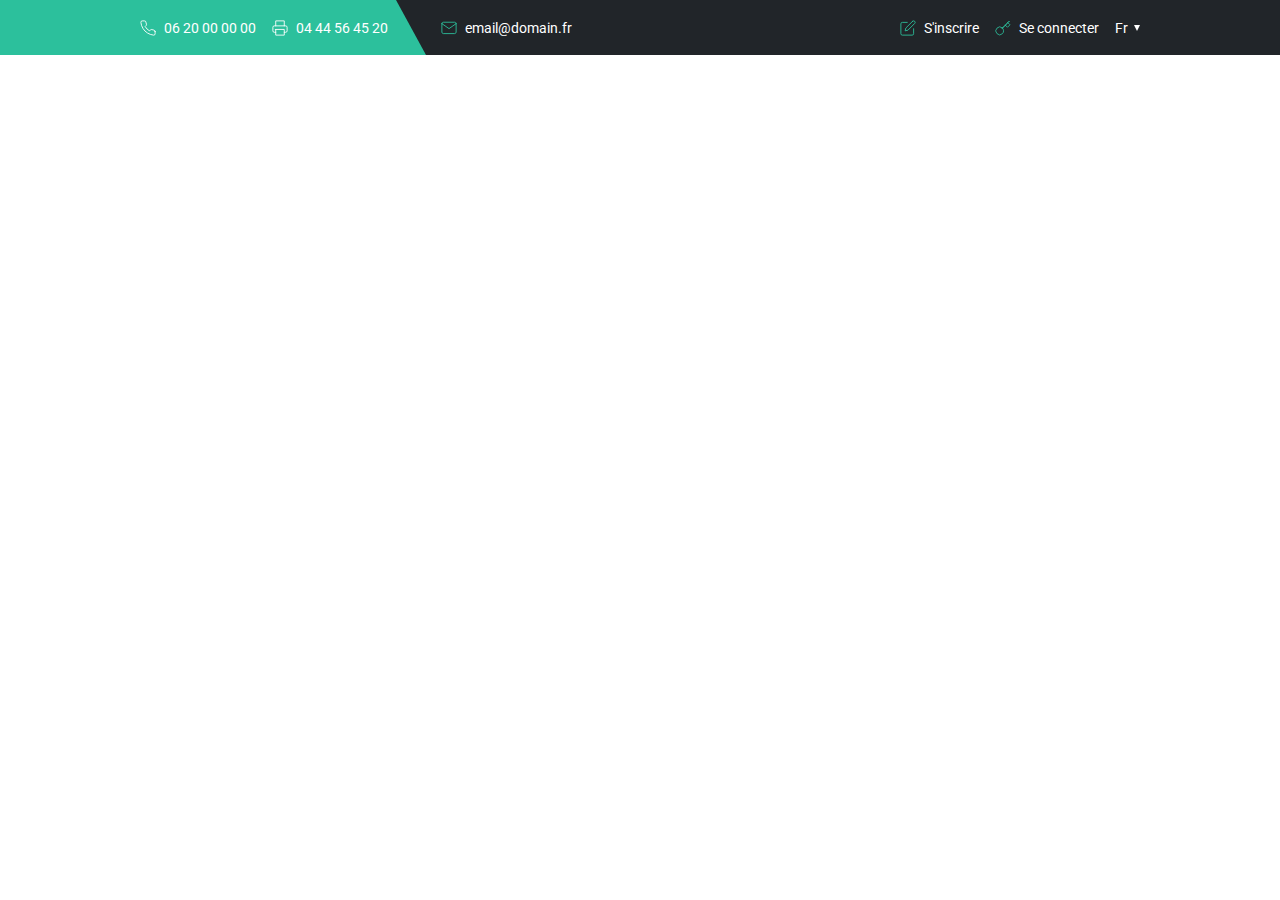
<file: Mini TP Topbar/index.html>
<!DOCTYPE html>
<html lang="en">
<head>
    <meta charset="UTF-8">
    <meta name="viewport" content="width=device-width, initial-scale=1.0">
    <title>Tutoriel Topbar</title>
    <link rel="stylesheet" href="reset.css">
    <link rel="preconnect" href="https://fonts.gstatic.com">
    <link href="https://fonts.googleapis.com/css2?family=Roboto&display=swap" rel="stylesheet"> 
    <link rel="stylesheet" href="main.css">
</head>
<body>
    <nav class="topbar">
        <div class="topbar_container">
            <ul class="topbar_infos">
                <li>
                    <svg class="icon">
                        <use xlink:href="img/sprite.svg#phone"></use>
                    </svg>06 20 00 00 00</li>
                <li>
                    <svg class="icon">
                        <use xlink:href="img/sprite.svg#print"></use>
                    </svg>04 44 56 45 20</li>
                <li>
                    <svg class="icon">
                        <use xlink:href="img/sprite.svg#mail"></use>
                    </svg>email@domain.fr</li>
            </ul>
            <ul class="topbar_links">
                <li><a href="#">
                    <svg class="icon">
                        <use xlink:href="img/sprite.svg#edit"></use>
                    </svg>S'inscrire</a></li>
                <li><a href="#">
                    <svg class="icon">
                        <use xlink:href="img/sprite.svg#key"></use>
                    </svg>Se connecter</a></li>
                <li class="topbar_lang"><a href="#">Fr</a></li>
            </ul>
        </div>
    </nav>
</body>
</html>
</file>
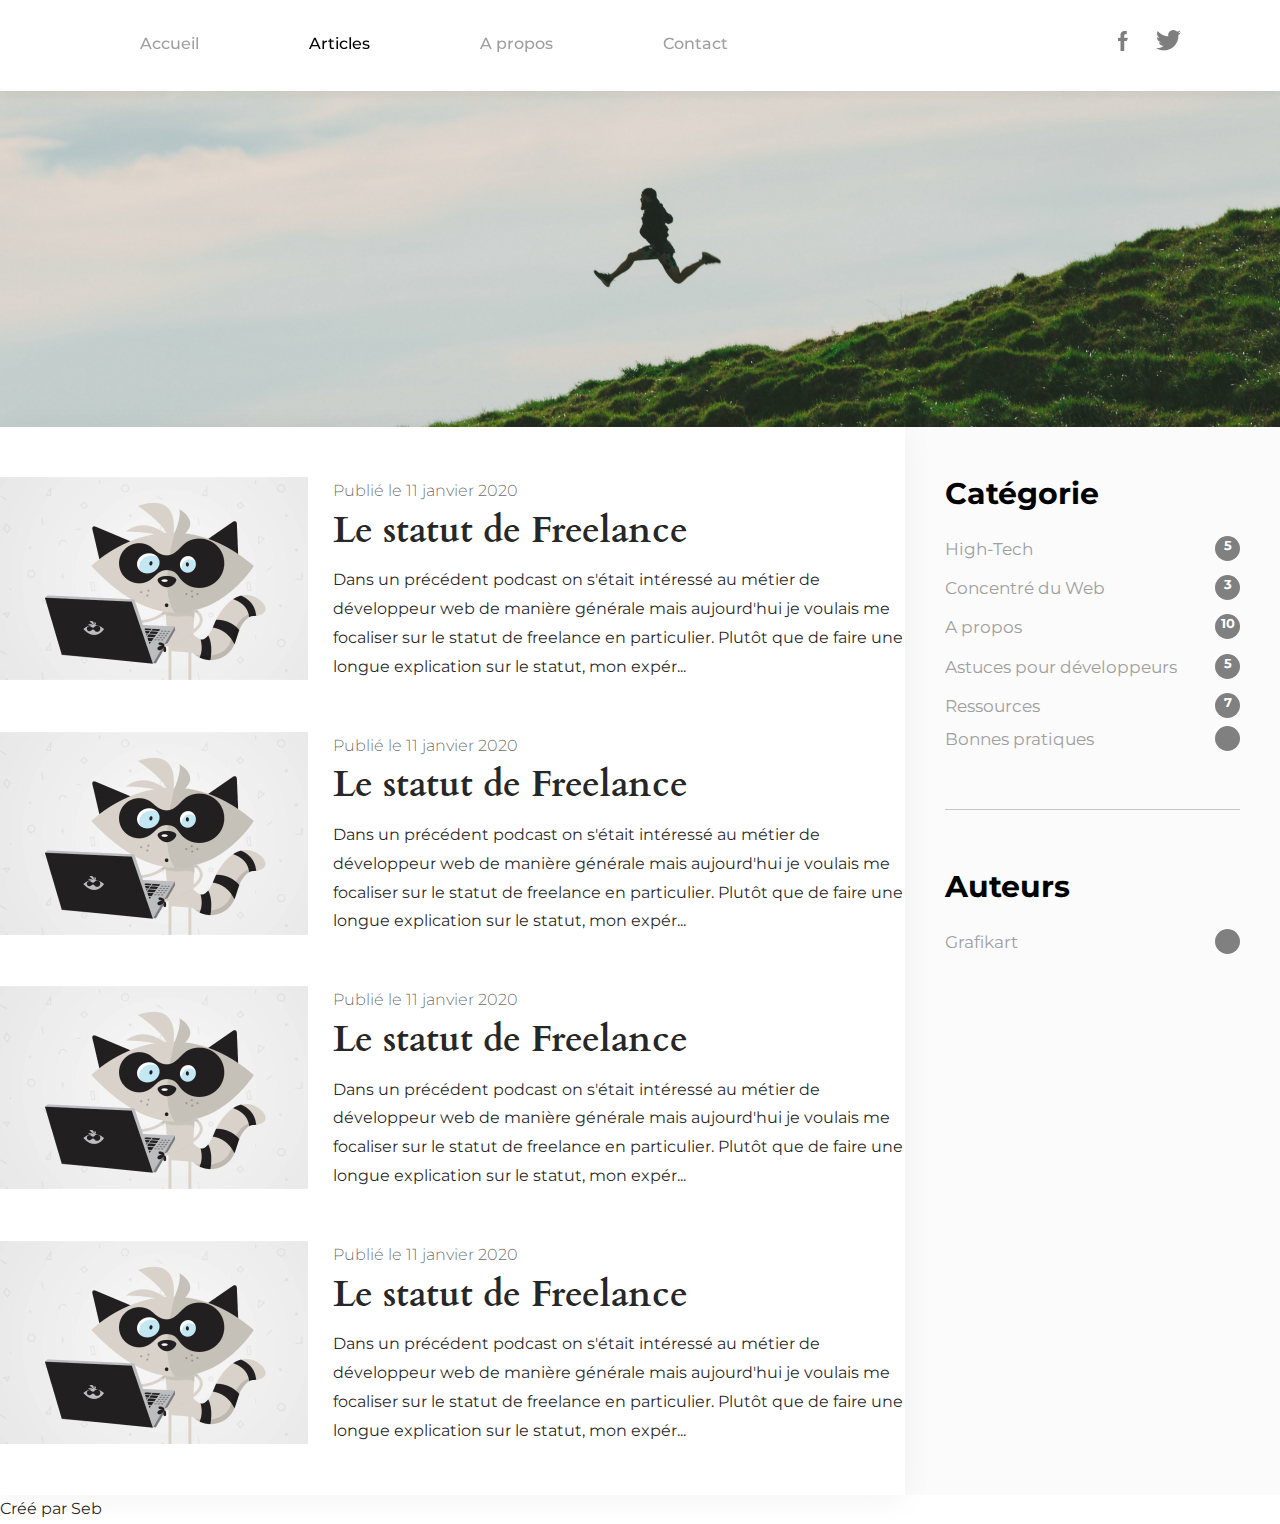
<file: TP création de blog/index.html>
<!DOCTYPE html>
<html lang="en">
<head>
    <meta charset="UTF-8">
    <meta name="viewport" content="width=device-width, initial-scale=1.0">
    <title>Mon Blog</title>
    <link rel="stylesheet" href="style.css">
    <link rel="preconnect" href="https://fonts.gstatic.com">
    <link href="https://fonts.googleapis.com/css2?family=Cardo:wght@700&family=Montserrat:wght@400;700&display=swap" rel="stylesheet"> 
</head>
<body>
    <header class="topbar">
        <nav>
            <a href="index.html">Accueil</a>
            <a href="articles.html" class="active">Articles</a>
            <a href="apropos.html">A propos</a>
            <a href="contact.html">Contact</a>
        </nav>
        <div class="social">
            <a href="#" title="Facebook"><img src="images/facebook.png" title="Facebook" alt="Facebook"></a>
            <a href="#" title="Twitter"><img src="images/twitter.png" title="Twitter" alt="Twitter"></a>
        </div>
    </header>
    <div class="banniere">
 <!--     <img src="images/header.jpg" alt="bannière">-->
    </div>
    <div class="body">
    <main class="main">
        <div class="container">
            <article class="article">
                <a href="article.html" class="article-img"><img src="images/article.jpg" alt="article"></a>
                <div class="article-date">Publié le 11 janvier 2020</div>
                <h2 class="article-title"><a href="article.html">Le statut de Freelance</a></h2>
                <p>Dans un précédent podcast on s'était intéressé au métier de développeur web de manière générale mais aujourd'hui je voulais me focaliser sur le statut de freelance en particulier. Plutôt que de faire une longue explication sur le statut, mon expér...</p>
            </article>
            <article class="article">
                <a href="article.html" class="article-img"><img src="images/article.jpg" alt="article"></a>
                <div class="article-date">Publié le 11 janvier 2020</div>
                <h2 class="article-title"><a href="article.html">Le statut de Freelance</a></h2>
                <p>Dans un précédent podcast on s'était intéressé au métier de développeur web de manière générale mais aujourd'hui je voulais me focaliser sur le statut de freelance en particulier. Plutôt que de faire une longue explication sur le statut, mon expér...</p>
            </article>
            <article class="article">
                <a href="article.html" class="article-img"><img src="images/article.jpg" alt="article"></a>
                <div class="article-date">Publié le 11 janvier 2020</div>
                <h2 class="article-title"><a href="article.html">Le statut de Freelance</a></h2>
                <p>Dans un précédent podcast on s'était intéressé au métier de développeur web de manière générale mais aujourd'hui je voulais me focaliser sur le statut de freelance en particulier. Plutôt que de faire une longue explication sur le statut, mon expér...</p>
            </article>
            <article class="article">
                <a href="article.html" class="article-img"><img src="images/article.jpg" alt="article"></a>
                <div class="article-date">Publié le 11 janvier 2020</div>
                <h2 class="article-title"><a href="article.html">Le statut de Freelance</a></h2>
                <p>Dans un précédent podcast on s'était intéressé au métier de développeur web de manière générale mais aujourd'hui je voulais me focaliser sur le statut de freelance en particulier. Plutôt que de faire une longue explication sur le statut, mon expér...</p>
            </article>
       </div>
    </main>
    <aside class="sidebar">
        <h4 class="sidebar-title">Catégorie</h4>
        <ul>
            <li><a href="#" data-count="5">High-Tech</a></li>
            <li><a href="#" data-count="3">Concentré du Web</a></li>
            <li><a href="#" data-count="10">A propos</a></li>
            <li><a href="#" data-count="5">Astuces pour développeurs</a></li>
            <li><a href="#" data-count="7">Ressources</a></li>
            <li><a href="#" >Bonnes pratiques</a></li>
        </ul>
        <hr>
        <h4 class="sidebar-title">Auteurs</h4>
        <ul>
            <li><a href="#">Grafikart</a></li>

        </ul>
    </aside>
</div>
    <footer class="footer">Créé par Seb</footer>
</body>
</html>
</file>
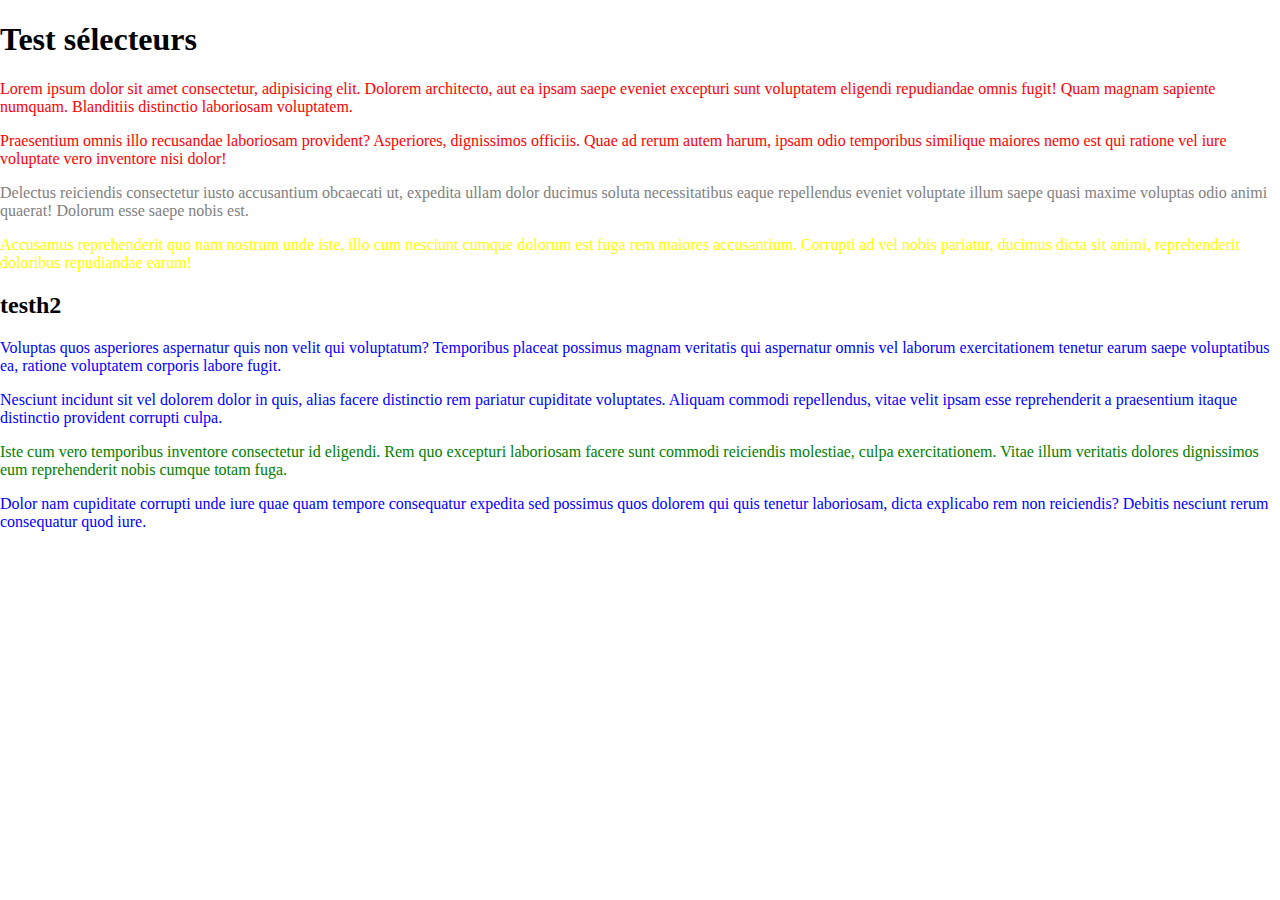
<file: Tutoriel CSS Grid/index.html>
<!DOCTYPE html>
<html lang="en">
<head>
    <meta charset="UTF-8">
    <meta name="viewport" content="width=device-width, initial-scale=1.0">
    <title>CSS Grid</title>
    <link rel="stylesheet" href="style.css">
</head>
<body>
    <h1>Test sélecteurs</h1>
    <div class="test">
        <div class="testenfant">
            <p>Lorem ipsum dolor sit amet consectetur, adipisicing elit. Dolorem architecto, aut ea ipsam saepe eveniet excepturi sunt voluptatem eligendi repudiandae omnis fugit! Quam magnam sapiente numquam. Blanditiis distinctio laboriosam voluptatem.</p>
            <p class="paragraphe">Praesentium omnis illo recusandae laboriosam provident? Asperiores, dignissimos officiis. Quae ad rerum autem harum, ipsam odio temporibus similique maiores nemo est qui ratione vel iure voluptate vero inventore nisi dolor!</p>
            <p>Delectus reiciendis consectetur iusto accusantium obcaecati ut, expedita ullam dolor ducimus soluta necessitatibus eaque repellendus eveniet voluptate illum saepe quasi maxime voluptas odio animi quaerat! Dolorum esse saepe nobis est.</p>
            <p>Accusamus reprehenderit quo nam nostrum unde iste, illo cum nesciunt cumque dolorum est fuga rem maiores accusantium. Corrupti ad vel nobis pariatur, ducimus dicta sit animi, reprehenderit doloribus repudiandae earum!</p>
            <h2>testh2</h2>
            <div class="testenfantenfant">
                <p>Voluptas quos asperiores aspernatur quis non velit qui voluptatum? Temporibus placeat possimus magnam veritatis qui aspernatur omnis vel laborum exercitationem tenetur earum saepe voluptatibus ea, ratione voluptatem corporis labore fugit.</p>
                <p>Nesciunt incidunt sit vel dolorem dolor in quis, alias facere distinctio rem pariatur cupiditate voluptates. Aliquam commodi repellendus, vitae velit ipsam esse reprehenderit a praesentium itaque distinctio provident corrupti culpa.</p>
               
                <div> <p>Iste cum vero temporibus inventore consectetur id eligendi. Rem quo excepturi laboriosam facere sunt commodi reiciendis molestiae, culpa exercitationem. Vitae illum veritatis dolores dignissimos eum reprehenderit nobis cumque totam fuga.</p></div>
                <p>Dolor nam cupiditate corrupti unde iure quae quam tempore consequatur expedita sed possimus quos dolorem qui quis tenetur laboriosam, dicta explicabo rem non reiciendis? Debitis nesciunt rerum consequatur quod iure.</p>
            </div>
        </div>
    </div>
</body>
</html>
</file>
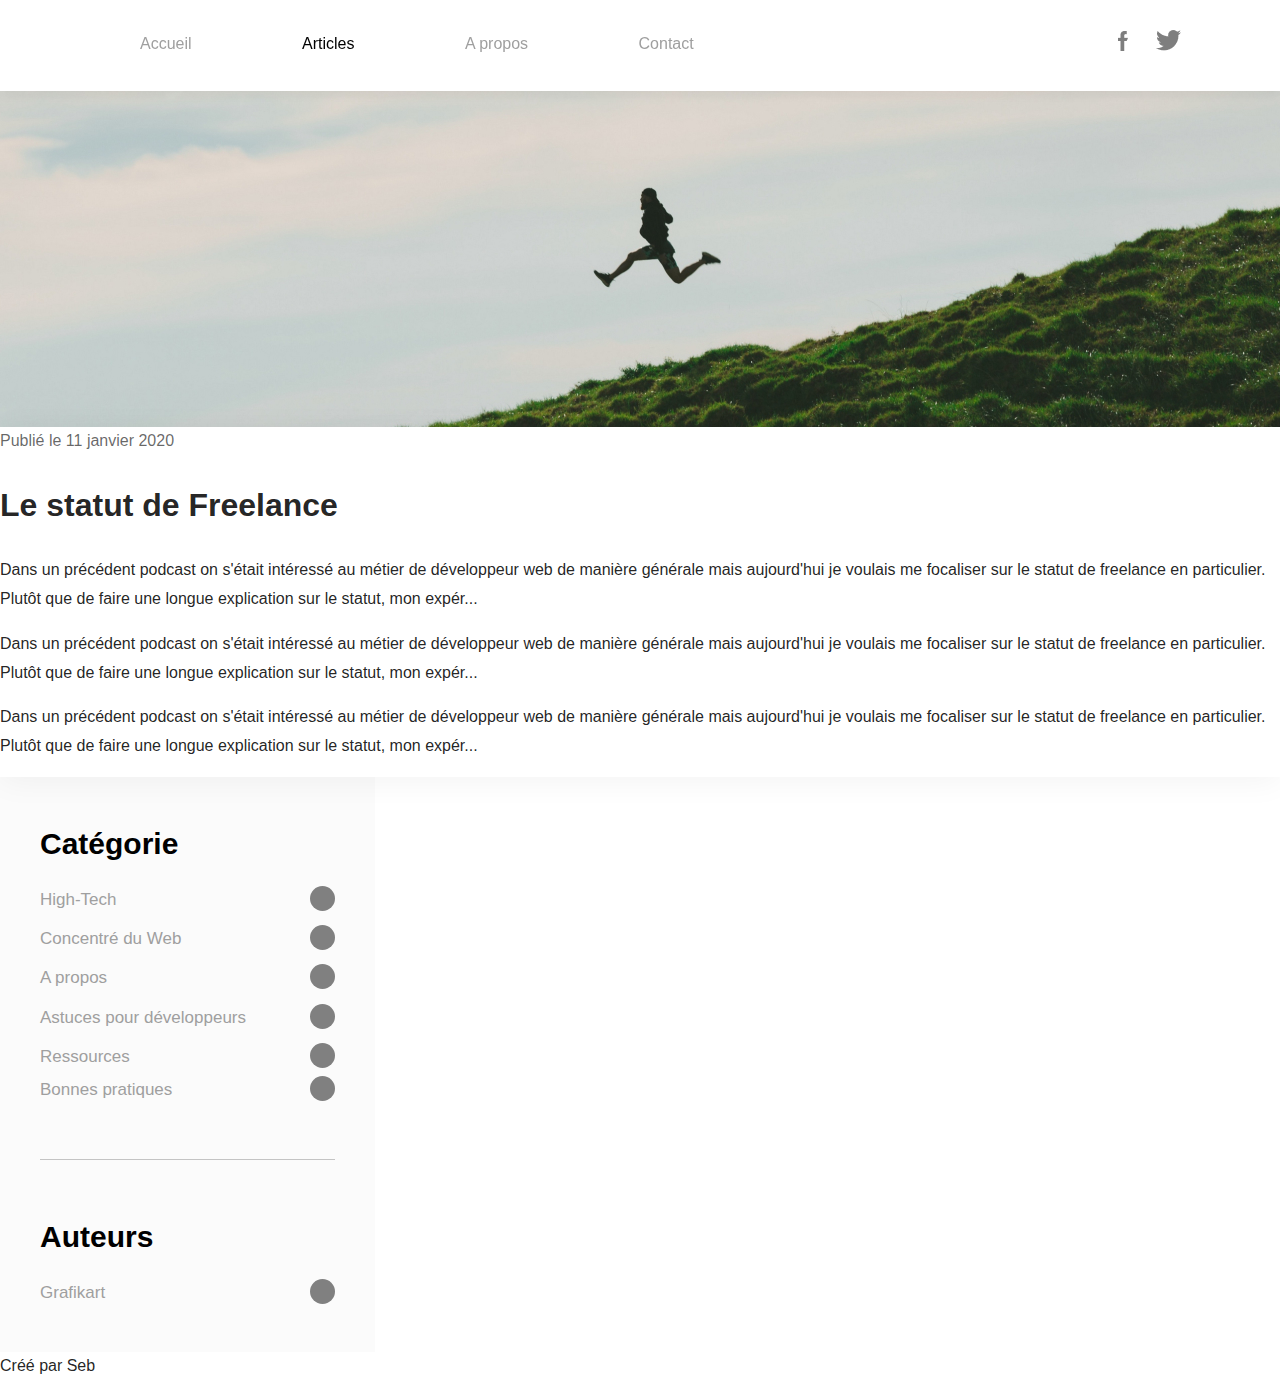
<file: TP création de blog/article sans flex.html>
<!DOCTYPE html>
<html lang="en">
<head>
    <meta charset="UTF-8">
    <meta name="viewport" content="width=device-width, initial-scale=1.0">
    <title>Mon Blog</title>
    <link rel="stylesheet" href="style.css">
</head>
<body>
    <header class="topbar">
        <nav>
            <a href="index.html">Accueil</a>
            <a href="articles.html" class="active">Articles</a>
            <a href="apropos.html">A propos</a>
            <a href="contact.html">Contact</a>
        </nav>
        <div class="social">
            <a href="#" title="Facebook"><img src="images/facebook.png" title="Facebook" alt="Facebook"></a>
            <a href="#" title="Twitter"><img src="images/twitter.png" title="Twitter" alt="Twitter"></a>
        </div>
    </header>
    <div class="banniere"></div>
    <main class="main">
        <div class="container">
                <div class="article-date">Publié le 11 janvier 2020</div>
                <h1>Le statut de Freelance</h1>
                <p>Dans un précédent podcast on s'était intéressé au métier de développeur web de manière générale mais aujourd'hui je voulais me focaliser sur le statut de freelance en particulier. Plutôt que de faire une longue explication sur le statut, mon expér...</p>
                <p>Dans un précédent podcast on s'était intéressé au métier de développeur web de manière générale mais aujourd'hui je voulais me focaliser sur le statut de freelance en particulier. Plutôt que de faire une longue explication sur le statut, mon expér...</p>
                <p>Dans un précédent podcast on s'était intéressé au métier de développeur web de manière générale mais aujourd'hui je voulais me focaliser sur le statut de freelance en particulier. Plutôt que de faire une longue explication sur le statut, mon expér...</p>

       </div>
    </main>
    <aside class="sidebar">
        <h4 class="sidebar-title">Catégorie</h4>
        <ul>
            <li><a href="#">High-Tech</a></li>
            <li><a href="#">Concentré du Web</a></li>
            <li><a href="#">A propos</a></li>
            <li><a href="#">Astuces pour développeurs</a></li>
            <li><a href="#">Ressources</a></li>
            <li><a href="#">Bonnes pratiques</a></li>
        </ul>
        <hr>
        <h4 class="sidebar-title">Auteurs</h4>
        <ul>
            <li><a href="#">Grafikart</a></li>

        </ul>
    </aside>
    <footer class="footer">Créé par Seb</footer>
</body>
</html>
</file>
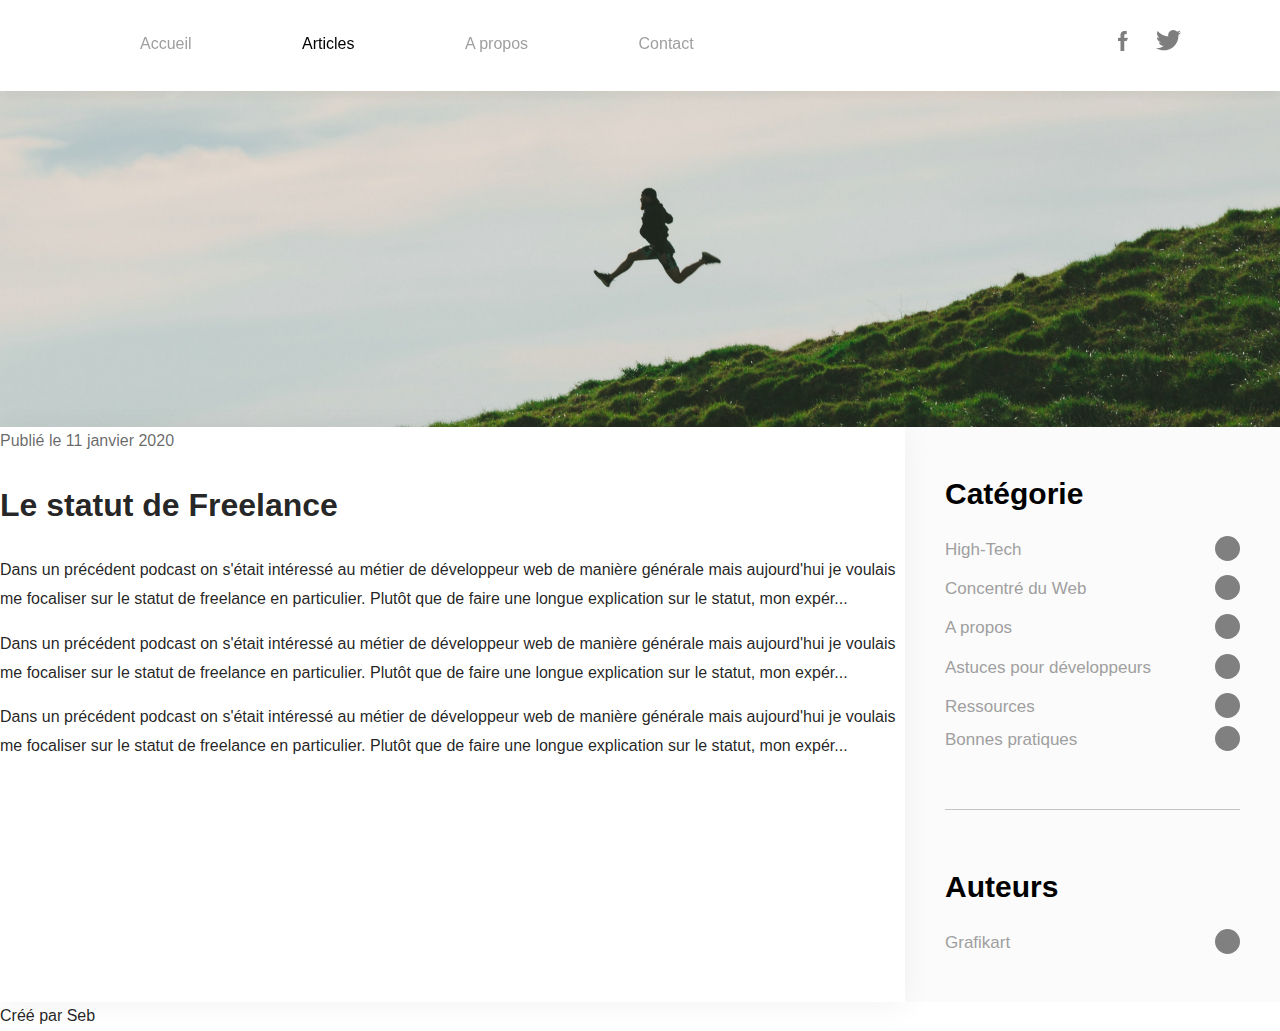
<file: TP création de blog/article.html>
<!DOCTYPE html>
<html lang="en">
<head>
    <meta charset="UTF-8">
    <meta name="viewport" content="width=device-width, initial-scale=1.0">
    <title>Mon Blog</title>
    <link rel="stylesheet" href="style.css">
</head>
<body>
    <header class="topbar">
        <nav>
            <a href="index.html">Accueil</a>
            <a href="articles.html" class="active">Articles</a>
            <a href="apropos.html">A propos</a>
            <a href="contact.html">Contact</a>
        </nav>
        <div class="social">
            <a href="#" title="Facebook"><img src="images/facebook.png" title="Facebook" alt="Facebook"></a>
            <a href="#" title="Twitter"><img src="images/twitter.png" title="Twitter" alt="Twitter"></a>
        </div>
    </header>
    <div class="banniere"></div>
    <div class="body">
    <main class="main">
        <div class="container">
                <div class="article-date">Publié le 11 janvier 2020</div>
                <h1>Le statut de Freelance</h1>
                <p>Dans un précédent podcast on s'était intéressé au métier de développeur web de manière générale mais aujourd'hui je voulais me focaliser sur le statut de freelance en particulier. Plutôt que de faire une longue explication sur le statut, mon expér...</p>
                <p>Dans un précédent podcast on s'était intéressé au métier de développeur web de manière générale mais aujourd'hui je voulais me focaliser sur le statut de freelance en particulier. Plutôt que de faire une longue explication sur le statut, mon expér...</p>
                <p>Dans un précédent podcast on s'était intéressé au métier de développeur web de manière générale mais aujourd'hui je voulais me focaliser sur le statut de freelance en particulier. Plutôt que de faire une longue explication sur le statut, mon expér...</p>

       </div>
    </main>

    <aside class="sidebar">
        <h4 class="sidebar-title">Catégorie</h4>
        <ul>
            <li><a href="#">High-Tech</a></li>
            <li><a href="#">Concentré du Web</a></li>
            <li><a href="#">A propos</a></li>
            <li><a href="#">Astuces pour développeurs</a></li>
            <li><a href="#">Ressources</a></li>
            <li><a href="#">Bonnes pratiques</a></li>
        </ul>
        <hr>
        <h4 class="sidebar-title">Auteurs</h4>
        <ul>
            <li><a href="#">Grafikart</a></li>

        </ul>
    </aside>
    </div>
    <footer class="footer">Créé par Seb</footer>
</body>
</html>
</file>
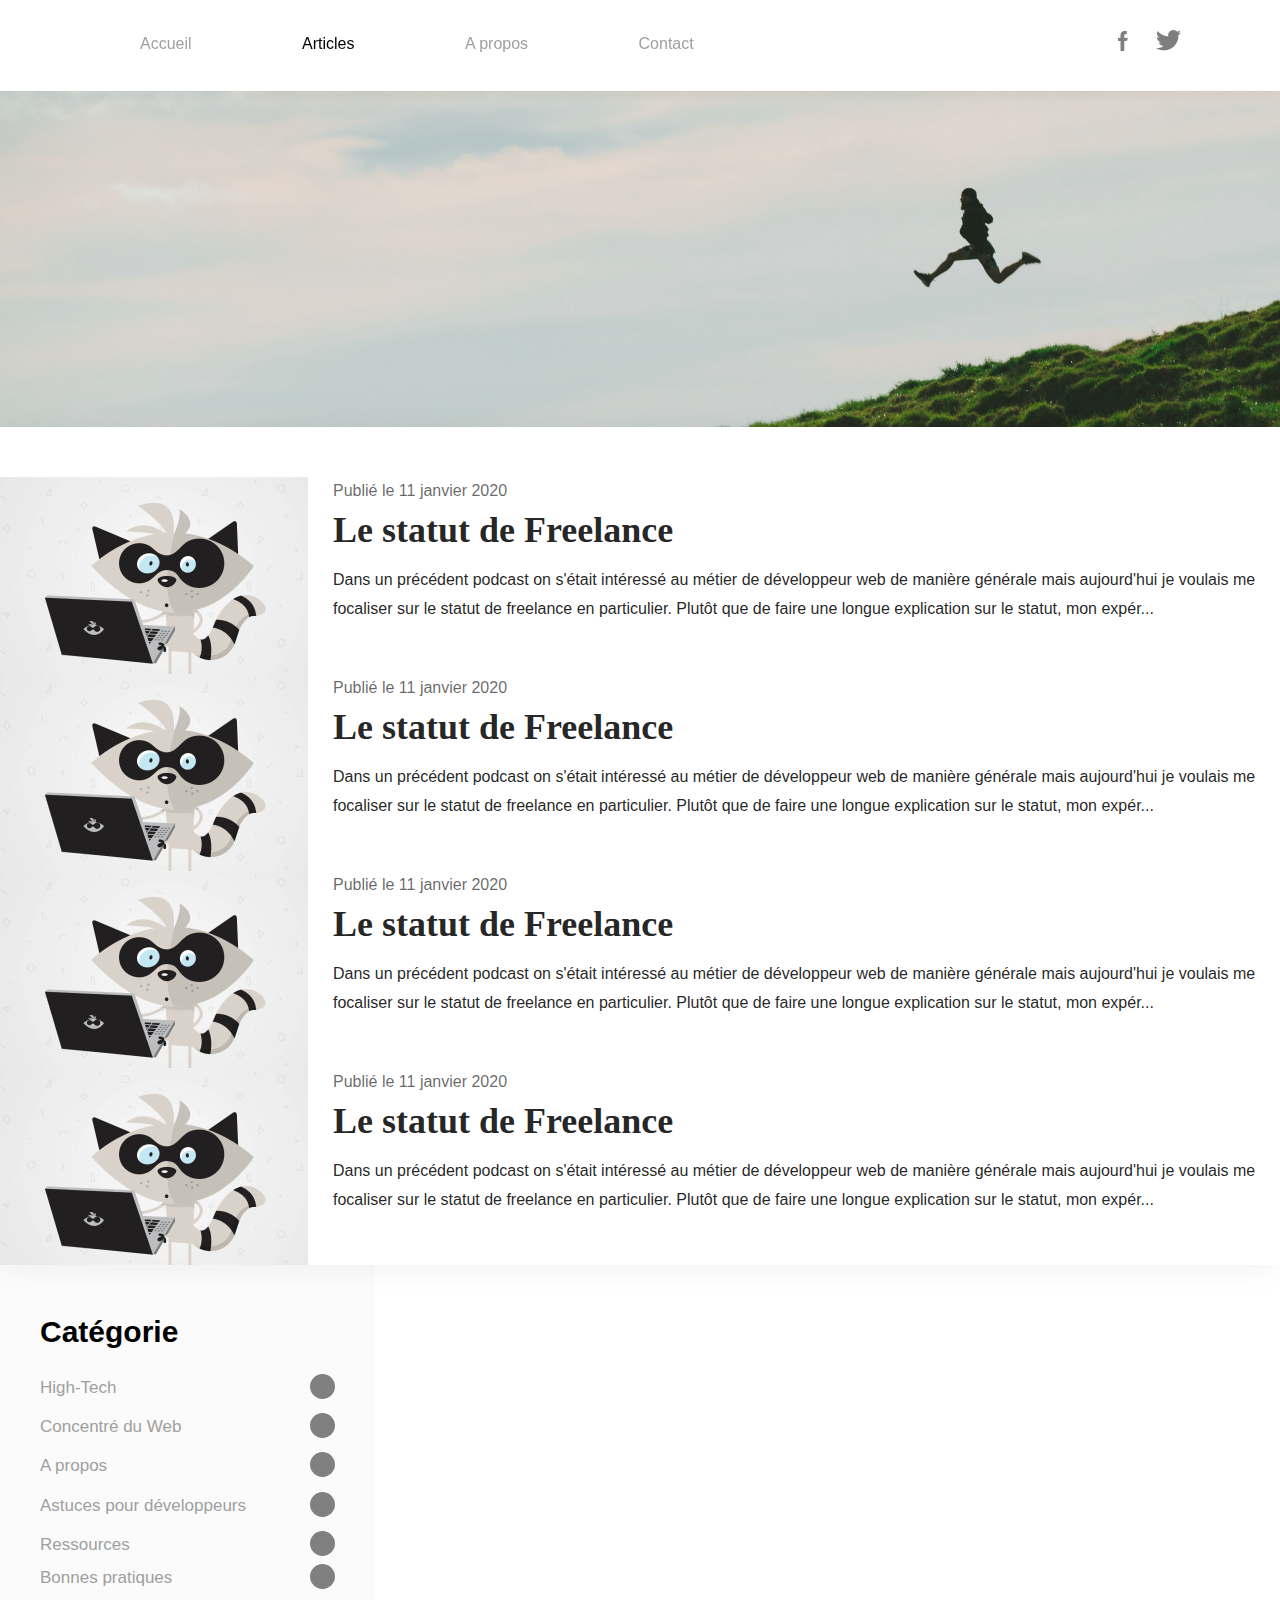
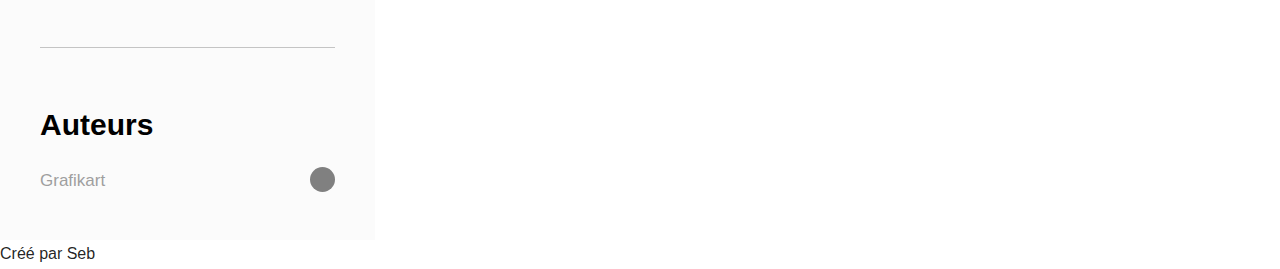
<file: TP création de blog/index sans flex.html>
<!DOCTYPE html>
<html lang="en">
<head>
    <meta charset="UTF-8">
    <meta name="viewport" content="width=device-width, initial-scale=1.0">
    <title>Mon Blog</title>
    <link rel="stylesheet" href="style.css">
</head>
<body>
    <header class="topbar">
        <nav>
            <a href="index.html">Accueil</a>
            <a href="articles.html" class="active">Articles</a>
            <a href="apropos.html">A propos</a>
            <a href="contact.html">Contact</a>
        </nav>
        <div class="social">
            <a href="#" title="Facebook"><img src="images/facebook.png" title="Facebook" alt="Facebook"></a>
            <a href="#" title="Twitter"><img src="images/twitter.png" title="Twitter" alt="Twitter"></a>
        </div>
    </header>
    <div class="banniere">
        <img src="images/header.jpg" alt="bannière">
    </div>
    <main class="main">
        <div class="container">
            <article class="article">
                <a href="article.html" class="article-img"><img src="images/article.jpg" alt="article"></a>
                <div class="article-date">Publié le 11 janvier 2020</div>
                <h2 class="article-title"><a href="article.html">Le statut de Freelance</a></h2>
                <p>Dans un précédent podcast on s'était intéressé au métier de développeur web de manière générale mais aujourd'hui je voulais me focaliser sur le statut de freelance en particulier. Plutôt que de faire une longue explication sur le statut, mon expér...</p>
            </article>
            <article class="article">
                <a href="article.html" class="article-img"><img src="images/article.jpg" alt="article"></a>
                <div class="article-date">Publié le 11 janvier 2020</div>
                <h2 class="article-title"><a href="article.html">Le statut de Freelance</a></h2>
                <p>Dans un précédent podcast on s'était intéressé au métier de développeur web de manière générale mais aujourd'hui je voulais me focaliser sur le statut de freelance en particulier. Plutôt que de faire une longue explication sur le statut, mon expér...</p>
            </article>
            <article class="article">
                <a href="article.html" class="article-img"><img src="images/article.jpg" alt="article"></a>
                <div class="article-date">Publié le 11 janvier 2020</div>
                <h2 class="article-title"><a href="article.html">Le statut de Freelance</a></h2>
                <p>Dans un précédent podcast on s'était intéressé au métier de développeur web de manière générale mais aujourd'hui je voulais me focaliser sur le statut de freelance en particulier. Plutôt que de faire une longue explication sur le statut, mon expér...</p>
            </article>
            <article class="article">
                <a href="article.html" class="article-img"><img src="images/article.jpg" alt="article"></a>
                <div class="article-date">Publié le 11 janvier 2020</div>
                <h2 class="article-title"><a href="article.html">Le statut de Freelance</a></h2>
                <p>Dans un précédent podcast on s'était intéressé au métier de développeur web de manière générale mais aujourd'hui je voulais me focaliser sur le statut de freelance en particulier. Plutôt que de faire une longue explication sur le statut, mon expér...</p>
            </article>
       </div>
    </main>
    <aside class="sidebar">
        <h4 class="sidebar-title">Catégorie</h4>
        <ul>
            <li><a href="#">High-Tech</a></li>
            <li><a href="#">Concentré du Web</a></li>
            <li><a href="#">A propos</a></li>
            <li><a href="#">Astuces pour développeurs</a></li>
            <li><a href="#">Ressources</a></li>
            <li><a href="#">Bonnes pratiques</a></li>
        </ul>
        <hr>
        <h4 class="sidebar-title">Auteurs</h4>
        <ul>
            <li><a href="#">Grafikart</a></li>

        </ul>
    </aside>
    <footer class="footer">Créé par Seb</footer>
</body>
</html>
</file>
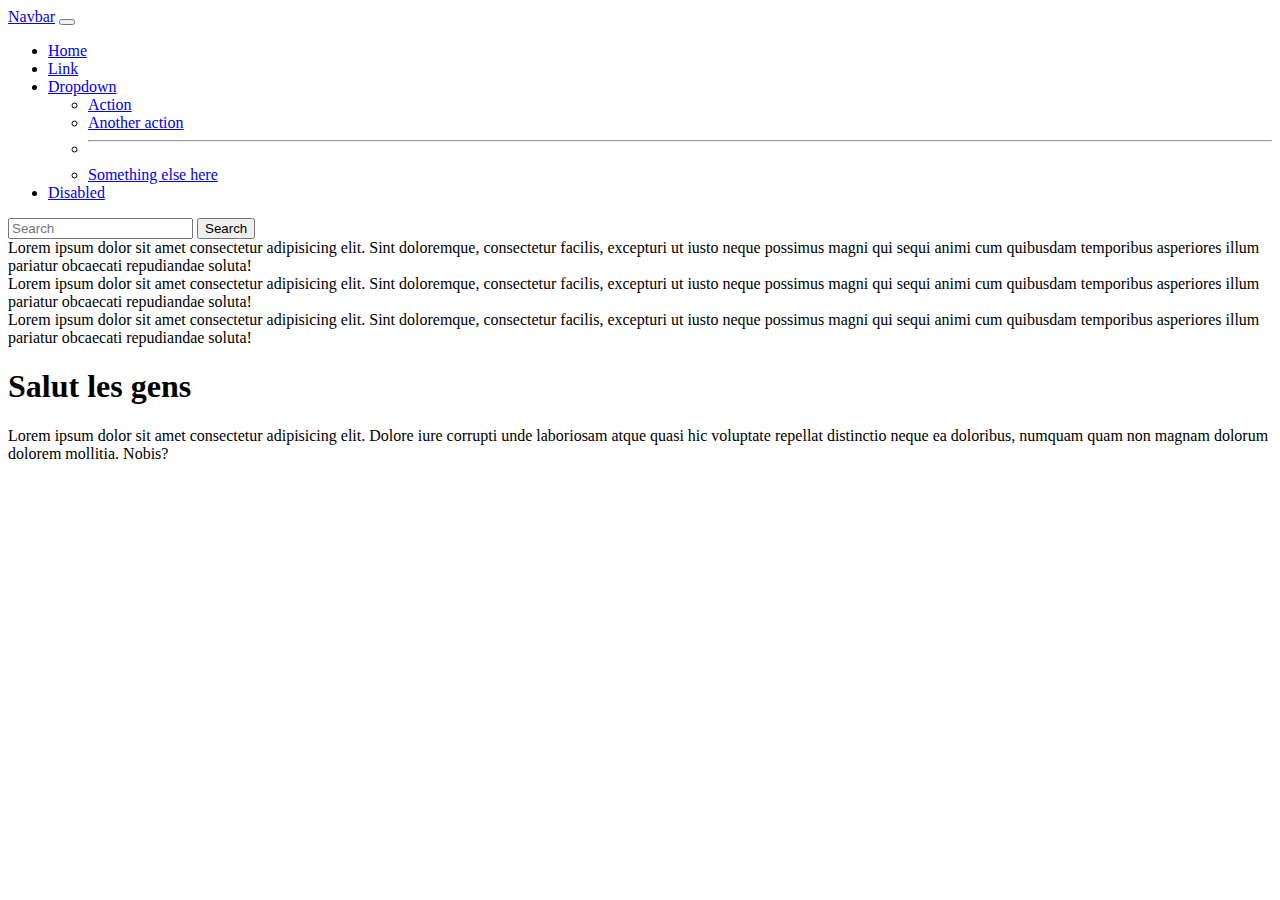
<file: TP restaurant/demo.html>
<!DOCTYPE html>
<html lang="en">
<head>
    <meta charset="UTF-8">
    <meta name="viewport" content="width=device-width, initial-scale=1.0">
    <title>Document</title>
    <link href="https://cdn.jsdelivr.net/npm/bootstrap@5.0.0-beta1/dist/css/bootstrap.min.css" rel="stylesheet" integrity="sha384-giJF6kkoqNQ00vy+HMDP7azOuL0xtbfIcaT9wjKHr8RbDVddVHyTfAAsrekwKmP1" crossorigin="anonymous">
</head>
<body>
    <nav class="navbar navbar-expand-lg navbar-light bg-light">
        <div class="container-fluid">
          <a class="navbar-brand" href="#">Navbar</a>
          <button class="navbar-toggler" type="button" data-bs-toggle="collapse" data-bs-target="#navbarSupportedContent" aria-controls="navbarSupportedContent" aria-expanded="false" aria-label="Toggle navigation">
            <span class="navbar-toggler-icon"></span>
          </button>
          <div class="collapse navbar-collapse" id="navbarSupportedContent">
            <ul class="navbar-nav me-auto mb-2 mb-lg-0">
              <li class="nav-item">
                <a class="nav-link active" aria-current="page" href="#">Home</a>
              </li>
              <li class="nav-item">
                <a class="nav-link" href="#">Link</a>
              </li>
              <li class="nav-item dropdown">
                <a class="nav-link dropdown-toggle" href="#" id="navbarDropdown" role="button" data-bs-toggle="dropdown" aria-expanded="false">
                  Dropdown
                </a>
                <ul class="dropdown-menu" aria-labelledby="navbarDropdown">
                  <li><a class="dropdown-item" href="#">Action</a></li>
                  <li><a class="dropdown-item" href="#">Another action</a></li>
                  <li><hr class="dropdown-divider"></li>
                  <li><a class="dropdown-item" href="#">Something else here</a></li>
                </ul>
              </li>
              <li class="nav-item">
                <a class="nav-link disabled" href="#" tabindex="-1" aria-disabled="true">Disabled</a>
              </li>
            </ul>
            <form class="d-flex">
              <input class="form-control me-2" type="search" placeholder="Search" aria-label="Search">
              <button class="btn btn-outline-success" type="submit">Search</button>
            </form>
          </div>
        </div>
      </nav>
    <div class="container">
        <div class="row">
            <div class="col">Lorem ipsum dolor sit amet consectetur adipisicing elit. Sint doloremque, consectetur facilis, excepturi ut iusto neque possimus magni qui sequi animi cum quibusdam temporibus asperiores illum pariatur obcaecati repudiandae soluta!
            </div>
            <div class="col">Lorem ipsum dolor sit amet consectetur adipisicing elit. Sint doloremque, consectetur facilis, excepturi ut iusto neque possimus magni qui sequi animi cum quibusdam temporibus asperiores illum pariatur obcaecati repudiandae soluta!
            </div>
            <div class="col">Lorem ipsum dolor sit amet consectetur adipisicing elit. Sint doloremque, consectetur facilis, excepturi ut iusto neque possimus magni qui sequi animi cum quibusdam temporibus asperiores illum pariatur obcaecati repudiandae soluta!
            </div>
        </div>
        <h1>Salut les gens</h1>
        <p>Lorem ipsum dolor sit amet consectetur adipisicing elit. Dolore iure corrupti unde laboriosam atque quasi hic voluptate repellat distinctio neque ea doloribus, numquam quam non magnam dolorum dolorem mollitia. Nobis?</p>
    </div>
    <script src="https://cdn.jsdelivr.net/npm/bootstrap@5.0.0-beta1/dist/js/bootstrap.bundle.min.js" integrity="sha384-ygbV9kiqUc6oa4msXn9868pTtWMgiQaeYH7/t7LECLbyPA2x65Kgf80OJFdroafW" crossorigin="anonymous"></script>
</body>
</html>
</file>
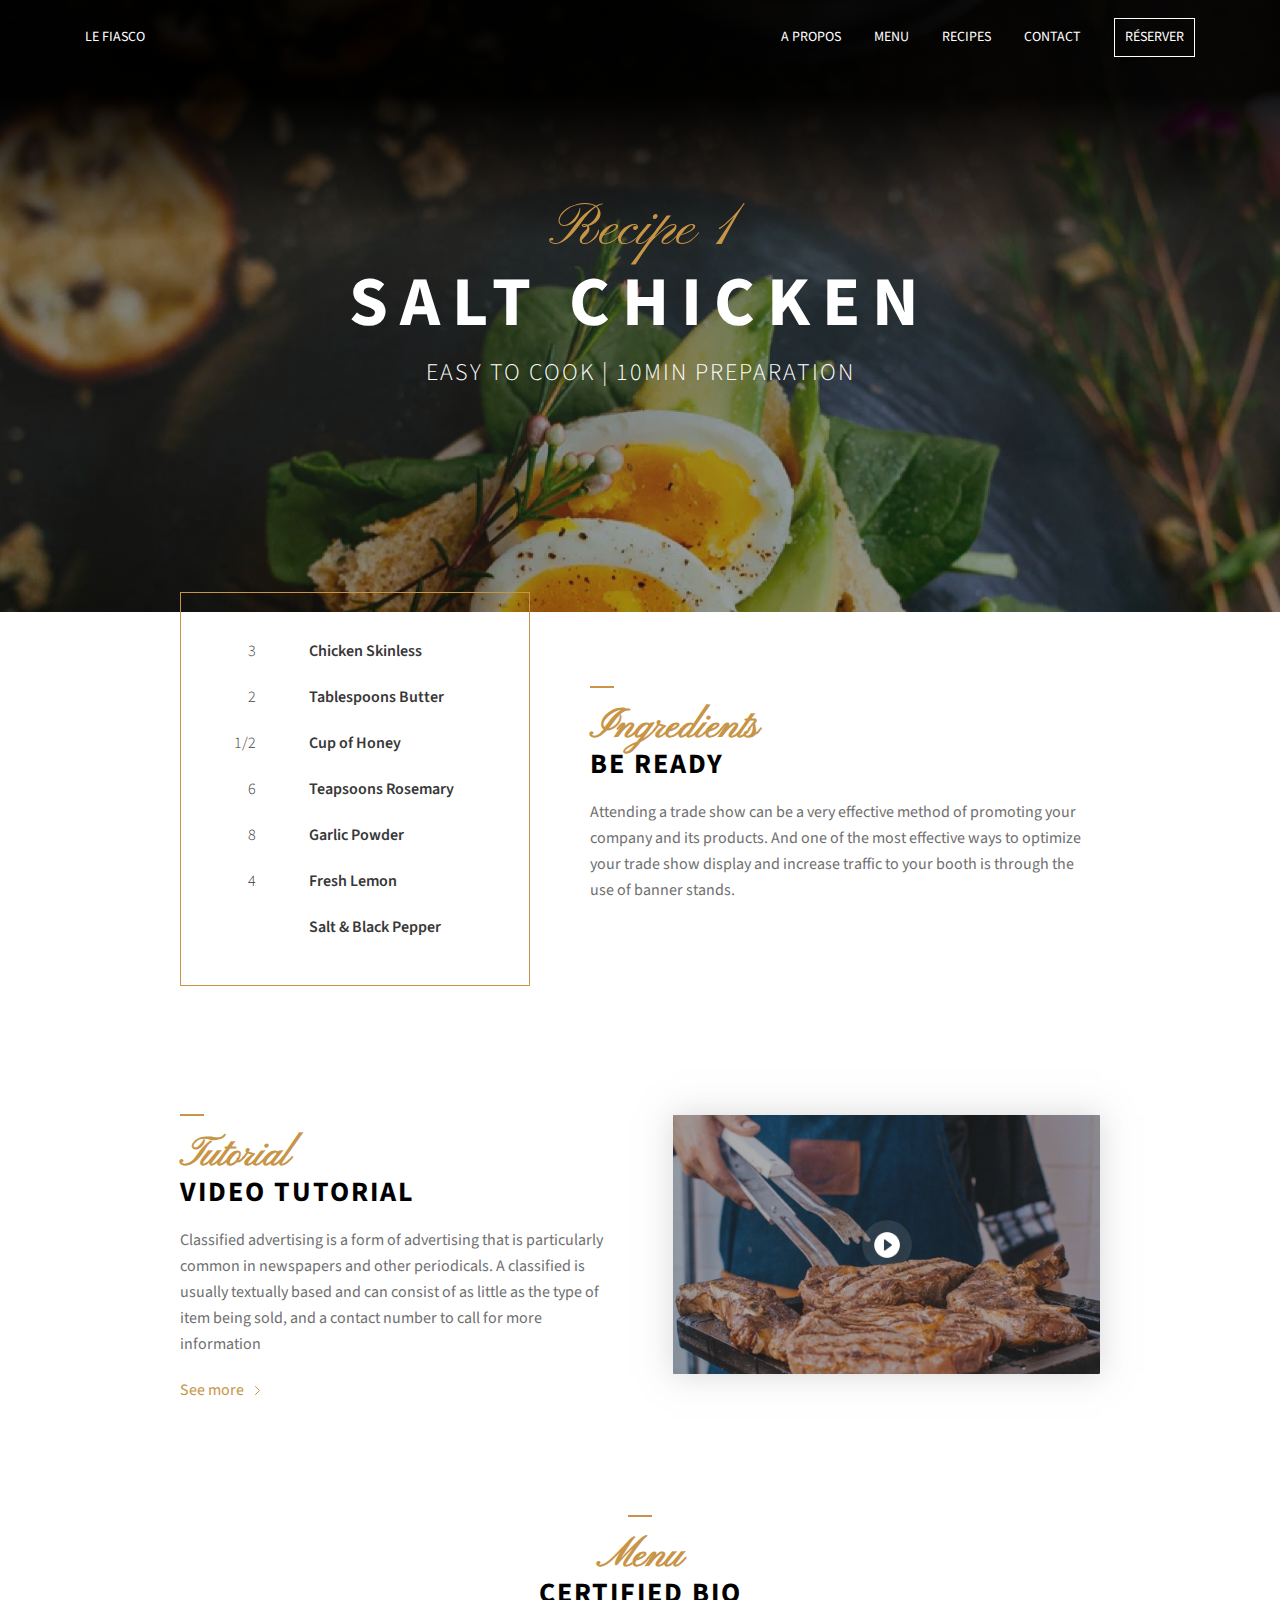
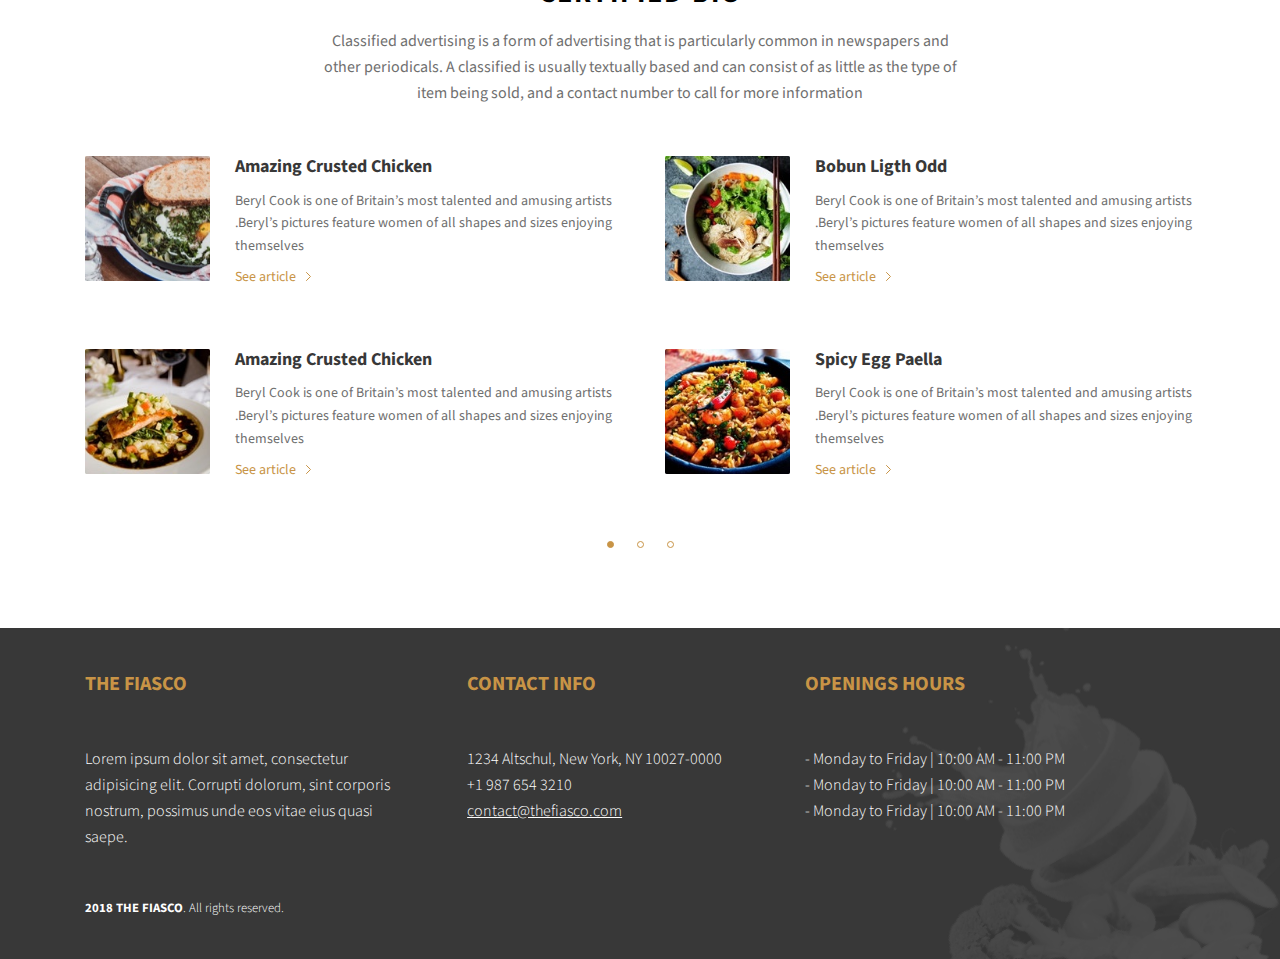
<file: TP restaurant/recipe1.html>
<!DOCTYPE html>
<html lang="en">
<head>
    <meta charset="UTF-8">
    <meta name="viewport" content="width=device-width, initial-scale=1.0">
    <title>Recette1</title>
    <link rel="preconnect" href="https://fonts.gstatic.com">
    <link href="https://fonts.googleapis.com/css2?family=Pinyon+Script&family=Source+Sans+Pro:wght@300;400;600;700&display=swap" rel="stylesheet"> 
    <link rel="stylesheet" href="screen.css">
</head>
<body>
<header class="header">
    <div class="topbar">
        <div class="logo">
            <a href="/index.html" >Le Fiasco</a>
        </div>
        <nav class="menu">
            <a href="/about.html" class="menu-item">A propos</a>
            <a href="/menu.html" class="menu-item">Menu</a>
            <a href="/recipes.html" class="menu-item">Recipes</a>
            <a href="/contact.html" class="menu-item">Contact</a>
            <a href="/reserver.html" class="menu-item menu-button">Réserver</a>
        </nav>
    </div>
    <div class="baseline">
        <span class="baseline-welcome">Recipe 1</span>
        <strong class="baseline-name">Salt Chicken</strong>
        <span class="baseline-slogan">EASY TO COOK | 10MIN PREPARATION</span>
    </div>
</header>
<section class="section-overflow">
    <div class="container-small">
        <div class="block block-left">
            <div class="block-ingredients">
                <ul>
                    <li><span>3</span> Chicken Skinless</li>
                    <li><span>2</span> Tablespoons Butter</li>
                    <li><span>1/2</span> Cup of Honey</li>
                    <li><span>6</span> Teapsoons Rosemary</li>
                    <li><span>8</span> Garlic Powder</li>
                    <li><span>4</span> Fresh Lemon</li>
                    <li><span></span> Salt & Black Pepper</li>
                </ul>
            </div>
            <div class="block-body">
                <h2 class="title"><span>Ingredients</span>Be ready</h2>
                <p>Attending a trade show can be a very effective method of promoting your company and its products. And one of the most effective ways to optimize your trade show display and increase traffic to your booth is through the use of banner stands.  
                </p>

            </div>
        </div>
        <div class="block block-right">
            <div class="block-video">
                <img src="img/tutorial.jpg" alt="">
            </div>
            <div class="block-body">
                <h2 class="title"><span>Tutorial</span>Video tutorial</h2>
                <p>Classified advertising is a form of advertising that is particularly common in newspapers and other periodicals. A classified is usually textually based and can consist of as little as the type of item being sold, and a contact number to call for more information
                </p>
                <div class="more">
                    <a href="recipe.html">See more</a>
                </div>
            </div>
        </div>
        <div class="block block-centered block-last">
            <div class="block-body">
                <h2 class="title"><span>Menu</span> certified bio</h2>
                <p>Classified advertising is a form of advertising that is particularly common in newspapers and other periodicals. A classified is usually textually based and can consist of as little as the type of item being sold, and a contact number to call for more information
                </p>
            </div>
        </div>
    </div>
    <div class="container">
        <div class="recipes-mosaic" id="menu">
            <div class="menu-summary-item">
                <img class="menu-summary-img" src="img/crusted-chicken-square.jpg" alt="">
                <h3 class="menu-summary-title">Amazing Crusted Chicken</h3>
                <p>Beryl Cook is one of Britain’s most talented and amusing artists .Beryl’s pictures feature women of all shapes and sizes enjoying themselves</p>
                <div class="more"><a href="#">See article</a></div>
            </div>
            <div class="menu-summary-item">
                <img class="menu-summary-img" src="img/bobun-light-square.jpg" alt="">
                <h3 class="menu-summary-title">Bobun Ligth Odd</h3>
                <p>Beryl Cook is one of Britain’s most talented and amusing artists .Beryl’s pictures feature women of all shapes and sizes enjoying themselves</p>
                <div class="more"><a href="#">See article</a></div>
            </div>
            <div class="menu-summary-item">
                <img class="menu-summary-img" src="img/poisson-square.jpg" alt="">
                <h3 class="menu-summary-title">Amazing Crusted Chicken</h3>
                <p>Beryl Cook is one of Britain’s most talented and amusing artists .Beryl’s pictures feature women of all shapes and sizes enjoying themselves</p>
                <div class="more"><a href="#">See article</a></div>
            </div>
            <div class="menu-summary-item">
                <img class="menu-summary-img" src="img/paella-square.jpg" alt="">
                <h3 class="menu-summary-title">Spicy Egg Paella</h3>
                <p>Beryl Cook is one of Britain’s most talented and amusing artists .Beryl’s pictures feature women of all shapes and sizes enjoying themselves</p>
                <div class="more"><a href="#">See article</a></div>
            </div>
        </div>
        <ul class="pagination">
            <li><a href="#1" class="active">1</a></li>
            <li><a href="#2">2</a></li>
            <li><a href="#3">3</a></li>
        </ul>
    </div>
</section>
<footer class="footer" id="footer">
    <div class="container">
        <div class="footer-columns">
            <div class="footer-column">
                <div class="footer-title">The Fiasco</div>
                <p>Lorem ipsum dolor sit amet, consectetur adipisicing elit. Corrupti dolorum, sint corporis nostrum, possimus unde eos vitae eius quasi saepe.</p>
            </div>
            <div class="footer-column">
                <div class="footer-title">Contact info</div>
                <p>1234 Altschul, New York, NY 10027-0000<br>
                    +1 987 654 3210<br>
                    <a href="mailto:contact@thefiasco.com">contact@thefiasco.com</a></p>
            </div>
            <div class="footer-column">
                <div class="footer-title">Openings hours</div>
                <ul>
                    <li>Monday to Friday | 10:00 AM - 11:00 PM</li>
                    <li>Monday to Friday | 10:00 AM - 11:00 PM</li>
                    <li>Monday to Friday | 10:00 AM - 11:00 PM</li>
                </ul>
            </div>
        </div>
        <div class="footer-credit">
            <span>2018 THE FIASCO</span>. All rights reserved.
        </div>
    </div>
</footer>
</body>
</html>
</file>
<file: Mini TP Topbar/main.css>
/* 2CC09C */
:root {
    --topbar-color: #2CC09C;
    --topbar-background: #212529
}
.topbar {
    font-family: 'Roboto', sans-serif;
    font-size: 12px;
    background: #212529;
    color: #FFF;
}
.topbar a {
    color: inherit;
    text-decoration: none;
    transition: color .3s;
}
.topbar li {
    padding: 0 8px;
}
.topbar li ,
.topbar a {
    display: flex;
    align-items: center;
    height: 40px;
}
.topbar svg {
    width: 12px;
    height: 12px;
    margin-right: 8px;
}
.topbar ul {
    display: flex;
    justify-content: space-between;
}
.topbar .topbar_lang {
    margin-left: auto;
}
.topbar_infos {
    background-color: var(--topbar-color);
}
.topbar_links svg{
    color: var(--topbar-color);
}
.topbar_links a:hover {
    color: var(--topbar-color);
}
.topbar_lang a::after {
    content: '';
    display: inline-block;
    border-left: 3px solid transparent;
    border-right: 3px solid transparent;
    border-top: 6px solid #FFF;
    width: 0;
    height: 0;
    margin-left: 6px;
}
.topbar .topbar_container {
    max-width: 1016px;
    margin-left: auto;
    margin-right: auto;
}
@media only screen and (min-width: 720px) {
    .topbar {
        font-size: 14px;
        background: linear-gradient(to right, var(--topbar-color),var(--topbar-color) 50%, var(--topbar-background) 50.01%, var(--topbar-background));
    }
    .topbar_container {
        display: flex;
        justify-content: space-between;
        background-color: var(--topbar-background);
    }
    .topbar li, 
    .topbar a {
        height: 55px;
    }
    .topbar svg {
        width: 16px;
        height: 16px;
    }
    .topbar_infos li:last-child {
        background-color: #212529;
        padding-left: 0;
    }
    .topbar_infos li:last-child::before {
        content: '';
        margin-right: 15px;
        display: inline-block;
        border-right: solid 30px transparent;
        border-bottom: solid 55px var(--topbar-color);
    }
    .topbar_infos li:last-child svg {
        color: var(--topbar-color);
    }

}
</file>
<file: TP création de blog/style.css>
/*@font-face {
    font-family: 'Montserrat';
    src: url('Montserrat-Regular.eot');
    src: url('fonts/Montserrat-Regular.eot?#iefix') format('embedded-opentype'),
        url('fonts/Montserrat-Regular.woff2') format('woff2'),
        url('fonts/Montserrat-Regular.woff') format('woff'),
        url('fonts/Montserrat-Regular.ttf') format('truetype'),
        url('fonts/Montserrat-Regular.svg#Montserrat-Regular') format('svg');
    font-weight: 400;
    font-style: normal;
}

@font-face {
    font-family: 'Montserrat';
    src: url('fonts/Montserrat-Bold.eot');
    src: url('fonts/Montserrat-Bold.eot?#iefix') format('embedded-opentype'),
        url('fonts/Montserrat-Bold.woff2') format('woff2'),
        url('fonts/Montserrat-Bold.woff') format('woff'),
        url('fonts/Montserrat-Bold.ttf') format('truetype'),
        url('fonts/Montserrat-Bold.svg#Montserrat-Bold') format('svg');
    font-weight: 700;
    font-style: normal;
}*/
* {
    box-sizing: border-box;
}

body, html {
    font-size: 16px;
    font-family: "Montserrat", sans-serif;
    color: rgba(0, 0, 0, .87);
    line-height: 1.8;
    margin: 0;
    font-weight: 400;
}

.article {
    margin: 50px 0;
}
.article a {
    color: inherit;
    text-decoration: none;
}
.article a:hover {
    text-decoration: underline;
}
.article-date {
    font-weight: 300;
    color: rgba(0, 0, 0, .6);
    margin-bottom: 5px;
}
.article-img {
    margin-bottom: 10px;
    transition: transform .5s;
}
.article-img:hover {
    transform: scale(1.1) rotate(10deg);
}
.article-img img {
    width: 100%;
    height: auto;
    margin-right: 25px;
}
.article-title {
    font-size: 2.25rem;
    line-height: 1.1;
    font-family: "Cardo", serif;
    margin: 0 0 15px 0;
}
.banniere {
    background: no-repeat center center / cover url(images/header.jpg);
    height: 427px;
}

.container {
    margin: 0 auto;
    max-width: 940;
}
.footer {
    clear: both;
}
.main {
    background: #FFF;
    box-shadow: 0 4px 30px rgba(0, 0, 0, .05);
    position: relative;
    z-index: 2;
}
.main .container {
    overflow: hidden;
}
.sidebar {  
    background: #FBFBFB;
    font-size: 17px;
    padding: 40px;
    position: relative;
    z-index: 1;
}

.sidebar a {
    color: #9F9F9F;
    text-decoration: none;
}
.sidebar a:hover {
    text-decoration: underline;
}
.sidebar hr {
    border: none;
    background: #C4C4C4;
    height: 1px;
    margin: 50px 0;
}
.sidebar li {
    padding: 6px 0;
}
.sidebar li a::after {
    content: attr(data-count);
    float: right;
    background: grey;
    width: 25px;
    height: 25px;
    line-height: 25 px;
    text-align: center;
    color: #FFF;
    border-radius: 50%;
    font-size: 0.8rem;
    font-weight: bold;
}
.sidebar li:first-child {
    padding-top: 0;
}
.sidebar li:last-child {
    padding-top: 0;
}
.sidebar ul {
    margin: 0;
    padding: 0;
    list-style: none;
    line-height: 1.6;
}
.sidebar-title {
    font-size: 30px;
    color: black;
    margin: 15px 0;
}
.sidebar-title:first-child {
    margin-top: 0;
}
.social a {
    padding: 0 12px;
    opacity: .5;
    transition: opacity .3s;;
}
.social a:hover {
    opacity: 1;
}

.topbar {
    background: #FFF;
    position: fixed;
    top: 0;
    left: 0;
    right:0;
    width: 100%;
    padding: 30px 87px;
    z-index: 3;
    box-shadow: 0 4px 10px rgba(0, 0, 0, .05);
}
.topbar nav {
    float: left;
}

.topbar nav a {
    color: #9F9F9F;
    text-decoration: none;
    font-weight: 500;
    padding: 0 53px;
    transition: .3s;
    
}
.topbar nav a:hover, .topbar nav a.active {
    color: #000;
}
.topbar .social {
    float: right;

}

@keyframes fun {
    0% {
        transform: scale(1) rotate(0deg);
    }
    100% {
        transform: scale(1.1) rotate(10deg);
    }
}

/*l'ordre des règles est important*/
@media only screen and (min-width:740px) {
    .article {
        padding-left: 333px;
        position: relative;
    }
    .article-img {
        position: absolute;
        left: 0;
        top: 0;
        width: 308px
    }
}
@media only screen and (min-width: 1100px) {
   .body {
       display: flex;
   }
   .sidebar {
       width: 375px;
       flex: none;
   }
}


/**
@media screen and (max-width: 1100px) {
    .body {
        display: block;
    }
    .main {
        width: 100%;;
    }
    .sidebar {
        width: 100%;
    }
    .main .container {
        overflow: hidden;
    }
}
@media screen and (max-width: 740px) {
    .article {
        padding-left: 0;
    }
    .article-img {
        position: static;
        margin-bottom: 1rem;
        width: 100%;
        display: block;
    }
    .container {
        padding: 20px;
    }
}
@media screen and (max-width: 860px) {
    .topbar {
        position: absolute;
    }
    .topbar nav, .topbar .social{
        float: none;
        text-align: center;
    }
    .topbar nav {
        margin-bottom: 15px;
    }
    .topbar nav a  {
        display: inline-block;
        margin: 0 20px 5px 20px;
        white-space: nowrap;
    }
}
**/
</file>
<file: Tutoriel CSS Grid/style.css>
body {
    margin: 0;
    padding: 0;

}

/* .grid > div {
    background-color: #CCC;
    border: solid 1px #999;
}
.grid {
    display: grid;
    grid-template-columns: 20% 60% 20%;
    grid-auto-rows: 
    /* grid-template-rows: 100px 200px; /
} */

/* Les sélecteurs d'éléments descendants
    Le combinateur   (espace) permet de sélectionner les nœuds qui sont des descendants (pas nécessairement des fils directs) d'un élément donné. */
.test  p {
    color: green;
}

/* Les sélecteurs d'éléments fils
    Le combinateur '>' permet de sélectionner les nœuds qui sont des fils directs d'un élément donné. */
.testenfant > p {
    color: red;
} 

/* Les sélecteurs de voisins
    Le combinateur '~' permet de sélectionner les nœuds qui suivent un élément et qui ont le même parent. */
.paragraphe ~ p {
    color: yellow;
}

/* Les sélecteurs d'éléments fils
    Le combinateur '>' permet de sélectionner les nœuds qui sont des fils directs d'un élément donné. */
.testenfantenfant > p {
    color: blue;
}

/* Les sélecteurs de voisin direct
    Le combinateur '+' permet de sélectionner les nœuds qui suivent immédiatement un élément donné.
    Syntaxe : A + B
    Exemple : div + p permettra de cibler n'importe quel élément <p> qui suit immédiatement un élément <div>. */
    .paragraphe + p {
        color: gray;
    } 

    /* Le combinateur de colonne
    Le combinateur || sélectionne les nœuds qui appartiennent à une colonne. Syntaxe : A || B
    Exemple : col || td permettra de cibler n'importe quel élément <td> sous la portée d'une colonne <col>. */
</file>
<file: TP restaurant/screen.css>
*, *::before, *::after {
    box-sizing: border-box;
}
html {
    font-size: 14px;
}
body {
    font-family: 'Source Sans Pro', sans-serif;
    line-height: 1.625;
    margin: 0;
    color: #6f6f6f;
}
a {
    color: inherit;
    text-decoration: none;
    transition: color .3s;
}
img {
    max-width: 100%;
    height: auto;
}
.baseline {
    padding: 50px 0 70px 0;
    text-align: center;
}
.baseline-name {
    display: block;
    font-size: 4.375rem;
    font-weight: 700;
    letter-spacing: 5px;
    text-transform: uppercase;
    padding-bottom: 10px;
    line-height: 1;

}
.baseline-slogan {
    font-size: 1rem;
    font-weight: 300;
    display: block;
    text-transform: uppercase;
    letter-spacing: 2px;
}
.baseline-welcome {
    font-family: 'Pinyon Script', serif;
    color: #C89446;
    font-size: 2.2rem;
    display: block;
    line-height: 1;
}
.block {
    margin-bottom: 50px;
}
.block-centered {
    text-align: center;
}
.block-img {
    flex: none;
    margin: auto;
    max-width: 350px;
    border: solid 1px #C89446;
}
.block-img img {  
    display: block;
    position: relative;
    z-index: 1;
}
.container-small {
    margin: 0 auto;
    padding: 0 20px;
    max-width: 960px;
}
.container {
    margin: 0 auto;
    padding: 0 20px;
    max-width: 1150px;
}
.header {
    color: #FFF;
    background:
        linear-gradient(180deg, rgba(0, 0, 0, 0.92) 15.5%, rgba(54, 54, 54, 0.5) 39.24%,
        rgba(28, 28, 28, 0.4)),
        url(img/eggs.jpg) center center / cover no-repeat;
    /* box-shadow: 0px 4px 4px rgba(0, 0, 0, 0.25); */
}
.home-section {
    padding-top: 9px;
}
.ingredients-menu {
    margin: 60px 0 40px 0;
    font-weight: 600;
    color: #383838;
    text-align: center;
    text-transform: uppercase;
}
/* .ingredients-menu .active {
    display: inline-block;

    margin: 0 20px;
} */
.ingredients-menu ::after {
    content: '';
    display: block;
    position: absolute;
    bottom: 5px;
    left: 0;
    right: 0;
    height: 1px;
    opacity: 0;
    background-color: #C89446;
    transition: .3s
}
.ingredients-menu .active::after,
.ingredients-menu a:hover::after {
    bottom: 0;
    opacity: 1;
}
.ingredients-menu a {
    display: inline-block;
    position: relative;
    margin: 0 4px;
}
.logo {
    margin-bottom: 15px;
}
.menu-button {
    border: solid 1px #FFF;
    padding: 7px 10px;
    transition-property: color, background-color;
    margin-top: 5px;
}
.menu-item:hover {
    color: #C89446;
}
.menu-button:hover {
    background:  #C89446;
    color: #FFF;
}
.menu-item {
    display: inline-block;
    margin: 0 15px;
    
}
.title {
    font-size: 1.75rem;
    line-height: 1.1;
    letter-spacing: 2px;
    text-transform: uppercase;
    color: #000;
    font-weight: 700;
    margin: 1rem 0 0 0;
}
.title::before {
    display: inline-block;
    content: '';
    width: 24px;
    height: 2px;
    background: #C89446;
    margin-bottom: 0.5rem;
}
.title span {
    font-family: 'Pinyon Script', serif;
    color: #C89446;
    font-size: 2.5rem;
    display: block;
    text-transform: none;
    letter-spacing: 0px;
}
.topbar {
    font-size: .875rem;
    text-transform: uppercase;
    text-align: center;
    padding: 18px 20px;
}
.more {
    color: #C89446;

}
.more a:hover {
    text-decoration: underline;
}
.more a::after {
    content: '';
    display: inline-block;
    width: 5px;
    height: 9px;
    margin-left: .7em;
    background: url(img/arrow-right.svg) center center no-repeat;
    transition: transform .3s;
}
.more a:hover::after  {
    transform: translateX(3px);
    
}
.menu-summary-item {
    position: relative;
    padding-left: 120px;
    margin-bottom: 30px;
}
.menu-summary-title {
    font-size: 1.125rem;
    color: #383838;
    font-weight: bold;
    padding-bottom: 0.75rem;
    margin-bottom: 0;
}
.menu-summary p {
    margin: 0;
    padding-bottom: 1rem;
    font-size: .875rem;
}
.menu-summary-img {
    width: 100px;
    position: absolute;
    top: 0;
    left: 0;
}
.menu-summary-price {
    font-size: 2.5rem;
    font-family: 'Pinyon Script', serif;
    color: #C89446;
    line-height: 1;
}
.reservation {
    color: #FFF;
    background:
        linear-gradient(180deg, rgba(0, 0, 0, 0.92) 15.5%, rgba(54, 54, 54, 0.5) 39.24%,
        rgba(28, 28, 28, 0.4)),
        url(img/reservation.jpg) center center / cover no-repeat;
        color: rgba(255, 255, 255, .6);
        padding: 50px 0;
}
.reservation .title {
    color: #FFF;
}
.reservation input, .reservation select {
    padding: 0 0.5rem;
    width: 100%;
    margin-bottom: 15px;
    border: solid 1px #6f6f6f;
    background: transparent;
    text-transform: uppercase;
    height: 40px;
    color: #FFF;
    font-family: 'Source Sans Pro', serif;
    font-size: 0.875rem;
    transition: background-color .3s, border-color 3s;
    -webkit-appearance: none;
    -moz-appearance: none;
    appearance: none;
    border-radius: 2px;
}
.reservation select {
    background: no-repeat right 0.5rem center url(img/select.svg);
}
.reservation input:focus, .reservation select:focus {
    background-color: rgba(255, 255, 255, .1);
    border-color: #C89446;
}
.button {
    font-weight: 600;
    font-size: 0.875rem;
    color: #FFF;
    background: #C89446;
    border: none;
    text-transform: uppercase;
    padding: 11px 1rem;
    letter-spacing: .05em;
    border: solid 1px transparent;
    cursor: pointer;
    transition: .3s;
}
.button:hover {
    color: #FFF;
    border: solid 1px #C89446;
    background: transparent;
}
.reservation .button {
    width: 100%;
}
.reservation .block-centered .block-body {
    max-width: 825px;
}
.reservation p {
    max-width: 625px;
    margin-left: auto;
    margin-right: auto;
}
select option {
    color: #000;
    text-transform: uppercase;
}
.recipes {
    padding: 50px 0;
    background: top left / 80vw auto url(img/news-bg.jpg) no-repeat;
}
.recipes a:hover {
    text-decoration: underline;
}
.recipes-list {
    font-weight: 300;
    font-size: 1.125rem;
}
.recipes-list strong {
    color: #383838;
    font-weight: 700;
    line-height: 1.2;
}
.recipes-date strong {
    font-size: 1.75rem;
    display: block;
}
.recipes-list-item {
    border-bottom: solid 1px #F2F2F2;
    padding-bottom: 1em;
    margin-top: 1em;
}
.recipes-list-item:last-child {
    border-bottom: none;
}
.recipes .more {
    display: block;
    text-align: right;
    margin-top: 60px;
}
.recipes-list {
    max-width: 920px;
    margin-left: auto;
}
.recipes-list-item {
    display: flex;
}
.recipes-list-item p {
    margin: 0;
}
.recipes-date {
    width: 50px;
    flex: none;
    line-height: 1;
}
.map {
    width: 100%;
    height: 460px;
}
.footer {
    background: #383838 bottom right no-repeat;
    font-weight: 300;
    color: #FFF;
    padding: 40px 0;
}
.footer-title {
    color: #C89446;
    font-weight: bold;
    font-size: 1.25em;
    margin-bottom: 2.25em;
    text-transform: uppercase;
}
.footer-column {
    margin-bottom: 2rem;
}
.block-ingredients {
    border: solid 1px #C89446;
    padding: 35px 20px;
    font-weight: 600;
    color: #383838;
}
.block-ingredients ul {
    padding: 0;
    margin: 0;
    list-style: none;
}
.block-ingredients span {
    width: 35px;
    text-align: right;
    display: inline-block;
    margin-right: 50px;
    font-weight: 300;
}
.block-ingredients li {
    padding: 5px 0;
}
.section-overflow {
    padding: 20px 0;
}
.block-video {
    text-align: center;
    position: relative;
    background: #383838;
    display: block;
    max-width: 540px;
    margin-left: auto;
    margin-right: auto;
}
.block-video img {
    box-shadow: 0 0 30px rgba(128, 128, 128, 0.5);
    opacity: .6;
    transition:  .3s;
    display: block;
}
.block-video::after {
    content: '';
    background: url(img/play.png) center center no-repeat;
    position: absolute;
    width: 62px;
    height: 62px;
    transform: scale(.8);
    top: calc(50% - 31px);
    left: calc(50% - 31px);
    right: 0;
    bottom: 0;
    transition: transform .3s;
}
.block-video:hover::after {
    transform: scale(1);
}
.block-video:hover img {
    opacity: .8;
    box-shadow: 0 0 10px rgba(128, 128, 128, 0.5);
}
.recipes-mosaic p {
    margin-top: 0;
    margin-bottom: .5rem;
}
.recipes-mosaic .more {
    margin-top: .5rem;
}
.pagination {
    list-style: none;
    margin: 30px 0;
    padding: 0;
    text-align: center;
}
.pagination li {
    display: inline-block;
}
.pagination a {
    border: 1px solid #C89446;
    display: inline-block;
    width: 7px;
    height: 7px;
    border-radius: 50%;
    text-indent: -3000px;
    transition: background-color .3s;
    margin: 0 10px;
}
.pagination a.active, .pagination a:hover {
    background: #C89446;
}
@media only screen and (min-width: 600px) {
    html {
        font-size: 16px;
    }
    /* body {
        background:
        linear-gradient(to top, rgba(255, 255, 255, 0.6), rgba(255, 255, 255, .6)),
        url(screenshot.jpg) no-repeat top center;
    } */

    .baseline{
        padding: 125px 0 220px;
    }
    .baseline-name {
        font-size: 4.375rem; 
        letter-spacing: 12px;
        padding-top: 8px;
        padding-bottom: 15px;
    }
    .baseline-slogan {
        font-size: 1.5rem;
    }
    .baseline-welcome {
        font-size: 3.75rem;
    }
    .logo {
        margin-bottom: 0;
    }
    .menu {
        margin-left: auto;
    }
    .menu-button {
        margin-top: 0;
        margin-right: 0;
    }
    .topbar {
        display: flex;
        align-items: center;
        justify-content: space-between;
        max-width: 1150px;
        margin: 0 auto;
    }
}
@media only screen and (min-width: 960px) {
    .block {
        margin-bottom: 100px;
    }
    .block-left, .block-right {
        display: flex;
        justify-content: space-between;
        align-items: center;
    }
    .block-img {
        border: none;
        position: relative;
    }
    .block-img::before {
        content: '';
        flex: none;
        border: solid 1px #C89446;
        position: absolute;
        top: -30px;
        left: -30px;
        width: 100%;
        height: 100%;
        z-index: 0;
    }
    .block-right .block-img::before {
        left: auto;
        right: -30px;
    }
    .block-left .block-img {
        margin-left: 30px;
    }
    .block-right .block-img {
        margin-right: 30px;
    }

    .block-left .block-body {
        margin-left: 60px;
    }
    .block-right .block-body {
        margin-right: 20px;
        order: -1;
    }

    .block-right .block-body{
        width: 445px;
        flex: none;
    }
    .block-centered .block-body {
        max-width: 640px;
        margin-left: auto;
        margin-right: auto;
    }
    .title {
        margin-bottom: 1.2rem;
    }
    .title::before {
        margin-top: -20px;/* moi qui l'ai ajouté */
        margin-bottom: 10px;
    }
    .more{
        display: block;
        margin-top: 1.3rem;
    }
    .home-section {
        background: 
        top 95px right 0px url(img/oranges.jpg) no-repeat,
        top 640px left 0px url(img/spicies.jpg) no-repeat;
    }
    .ingredients-menu a {
        margin: 0 32px;
    }
    .block-last {
        margin-bottom: 50px;
    }
    .menu-summary {
        padding: 85px 0;
        display: flex;
        justify-content: space-between;
        flex-wrap: wrap;
        position: relative;
    }
    .menu-summary-item {
        width: calc(50% - 40px);
        padding-left: 192px;
        margin-bottom: 100px;
    }
    .menu-summary .menu-summary-item:nth-child(2n) {
        text-align: right;
        padding-right: 192px;
        padding-left: 0;

    }
    .menu-summary .menu-summary-item:nth-child(2n) .menu-summary-img{
        left: auto;
        right: 0;
    }
    .menu-summary .menu-summary-item:nth-child(2n) .menu-summary-price{
        margin-left: auto;
    }
    .menu-summary-img {
        width: 160px;
    }
    .menu-summary-title {
        margin-top: 0;
        line-height: 1.2;
        background: #FFF;
    }
    .menu-summary p {
        background: #FFF;
    }
    .menu-summary-price {
        padding-top: 4px;
        width: 85px;
        background: #FFF;
    }
    .menu-summary::before {
        content: '' ;
        display: block;
        width: 420px;
        height: 420px;
        top: 50%;
        left: 50%;
        position: absolute;
        border: 1px solid #C89446;
        transform: translate(-50%, -260px) rotate(45deg);
    }
    .block-chief {
        display: flex;
        align-items: center;
        margin: 35px 0  ;
    }
   
    .block-chief .block-img::before {
        display: none;
    }
    .block-chief .block-img {
        flex: none;
        width: 426px;
        order: 2;
    }
    .reservation {
        padding: 85px 0;
    }
    .reservation-form-row {
        margin: 64px 0;
        display: flex;
        justify-content: space-between;
    }
    .reservation-form-row input, .reservation-form-row select {
        width: calc(33.33% - 20px);
        margin-bottom: 0;
    }
    .reservation .button {
        width: calc(33.33% - 20px);
    }
    .recipes {
        padding: 60px 0;
        background-size: 589px auto;
        background-attachment: fixed;
    }
    .recipes-list {
        margin-top: 64px;
        margin-bottom: 64px;
    }
    /* .reservation {
        opacity: 0.3;
    } */
    .recipes .title {
        text-align: right;
    }
    .recipes .container > p{
        text-align: right;
        max-width: 716px;
        margin-left: auto;
    }
    .recipes-list-item {
        margin-top: 1.5rem;
        padding-bottom: 1.5rem;
    }
    .recipes-list-item:last-child {
        padding-bottom: 0;
    }
    .footer-columns {
        display: flex;
        justify-content: space-between;
    }
    .footer-column {
        width: 390px;

        margin-right: 50px;
    }
    .footer-column:first-child {
        width: 450px;
    }
    .footer-column:last-child {
        margin-right: 0;
        flex: none;
    }
    .footer a {
        text-decoration: underline;
    }
    .footer a:hover {
        color: #C89446;
    }
    .footer ul {
        padding-left: 0;
        list-style: none;

    }
    .footer ul li::before {
        content: '- ';
    }
    .footer-credit {
        font-size: 0.8em;
    }
    .footer-credit span {
        font-weight: bold;
    }
    .footer {
        background-image: url(img/splash.png) ;
        
    }
    .block-ingredients {
        padding: 35px 40px;
        width: 350px;
        flex: none;
    }
    .block-ingredients span {
        width: 35px;
        margin-right: 50px;
    }
    .block-ingredients li {
        padding: 10px 0;
    }
    .section-overflow {
        padding: 0;
        margin-top: -20px;
    }
    .block-right .block-video {
        margin-left: 28px;
    }
    .recipes-mosaic {
        display: flex;
        flex-wrap: wrap;
        justify-content: space-between;
        margin-bottom: -60px;
    }
    .recipes-mosaic .menu-summary-item {
        width: calc(50% - 25px);
        margin-bottom: 60px;
        font-size: 0.875rem;
        padding-left: 150px;
    }
    .recipes-mosaic .menu-summary-img {
        width: 125px;
    }
    .pagination {
        margin: 60px 0;;
    }
}
</file>
